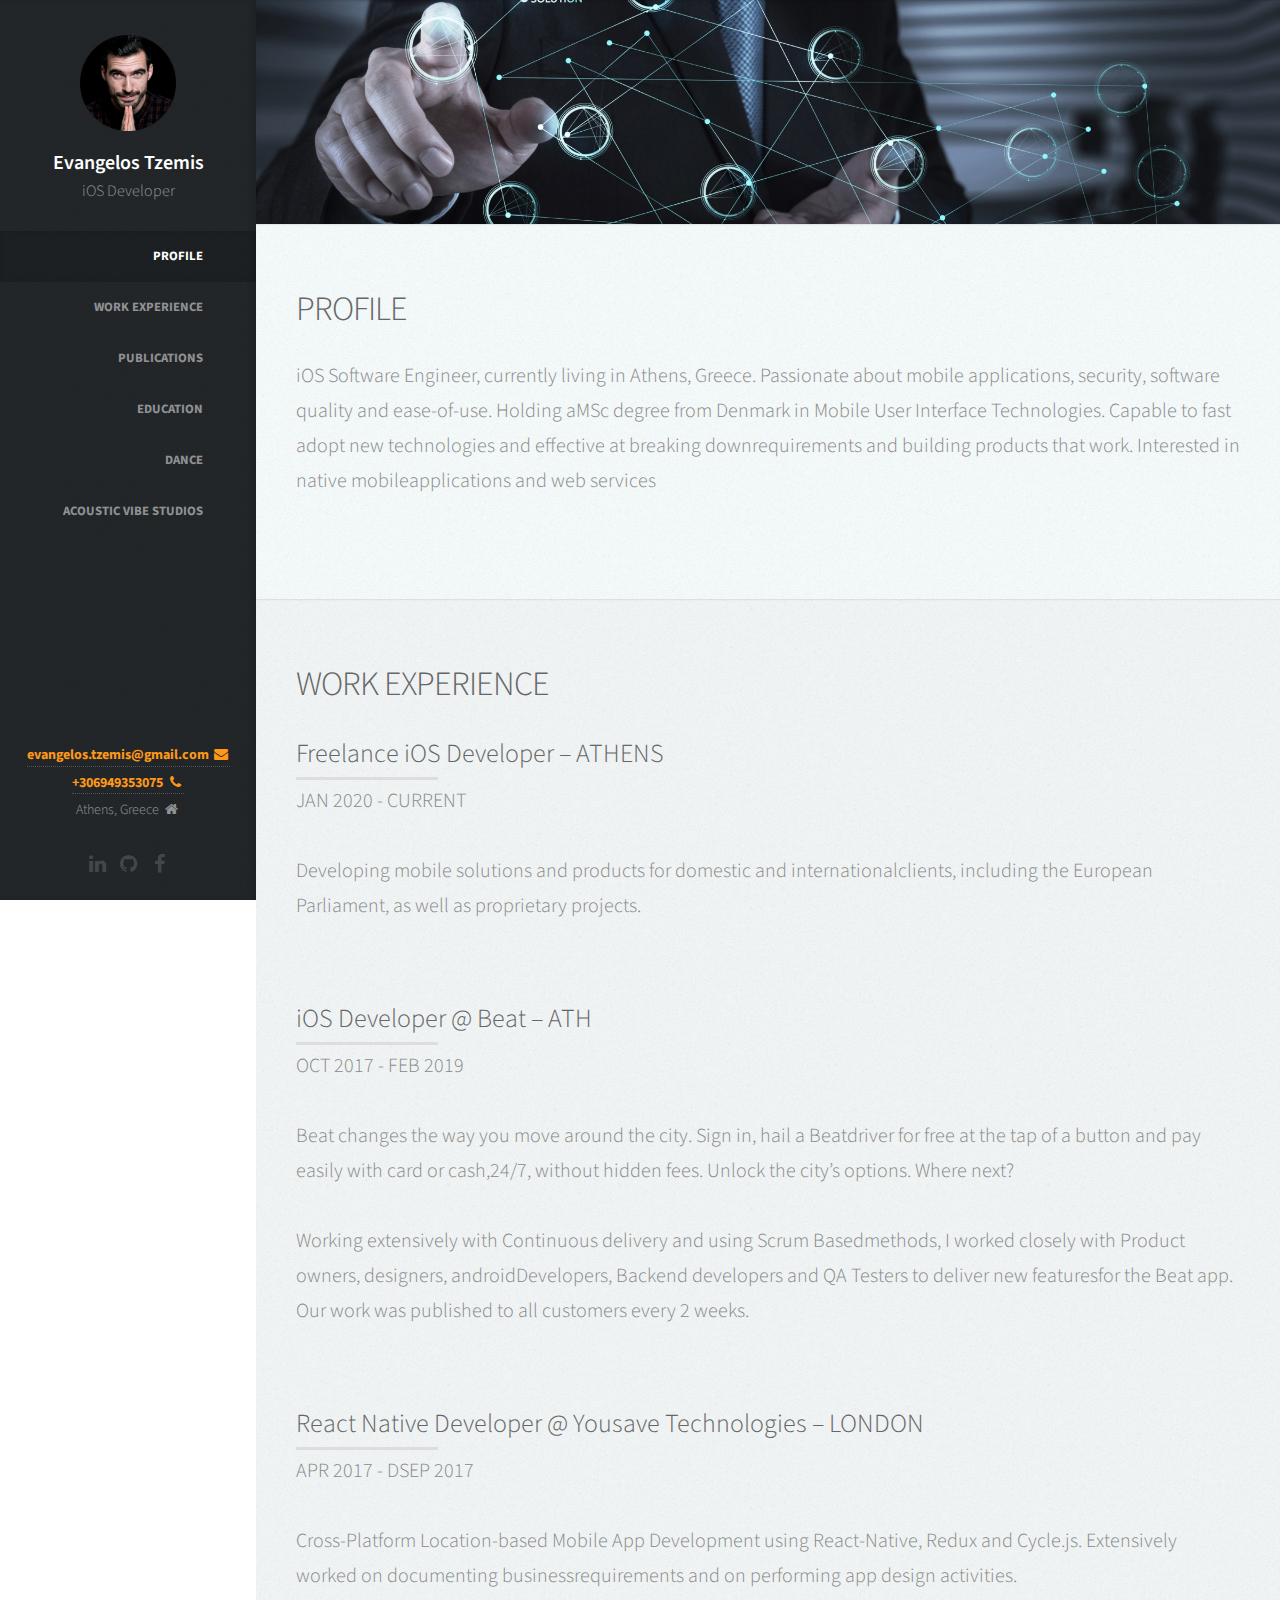
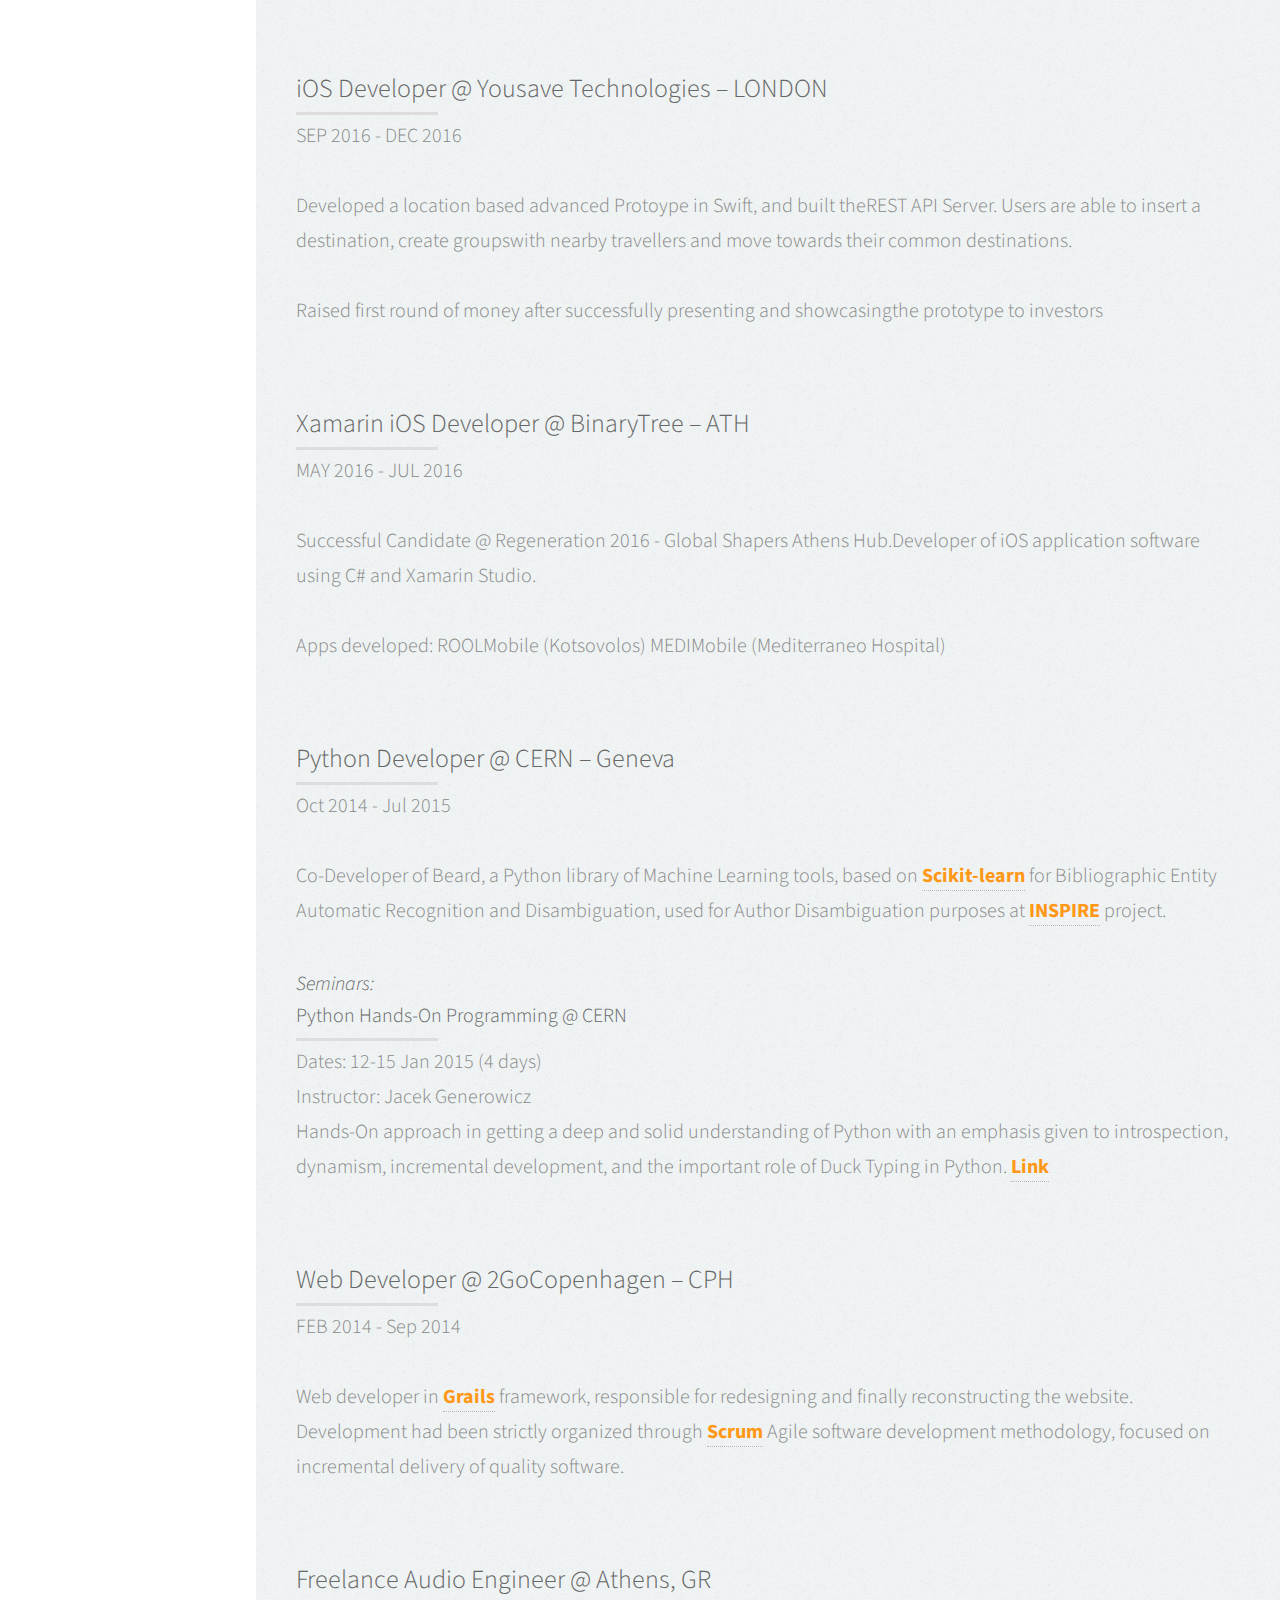
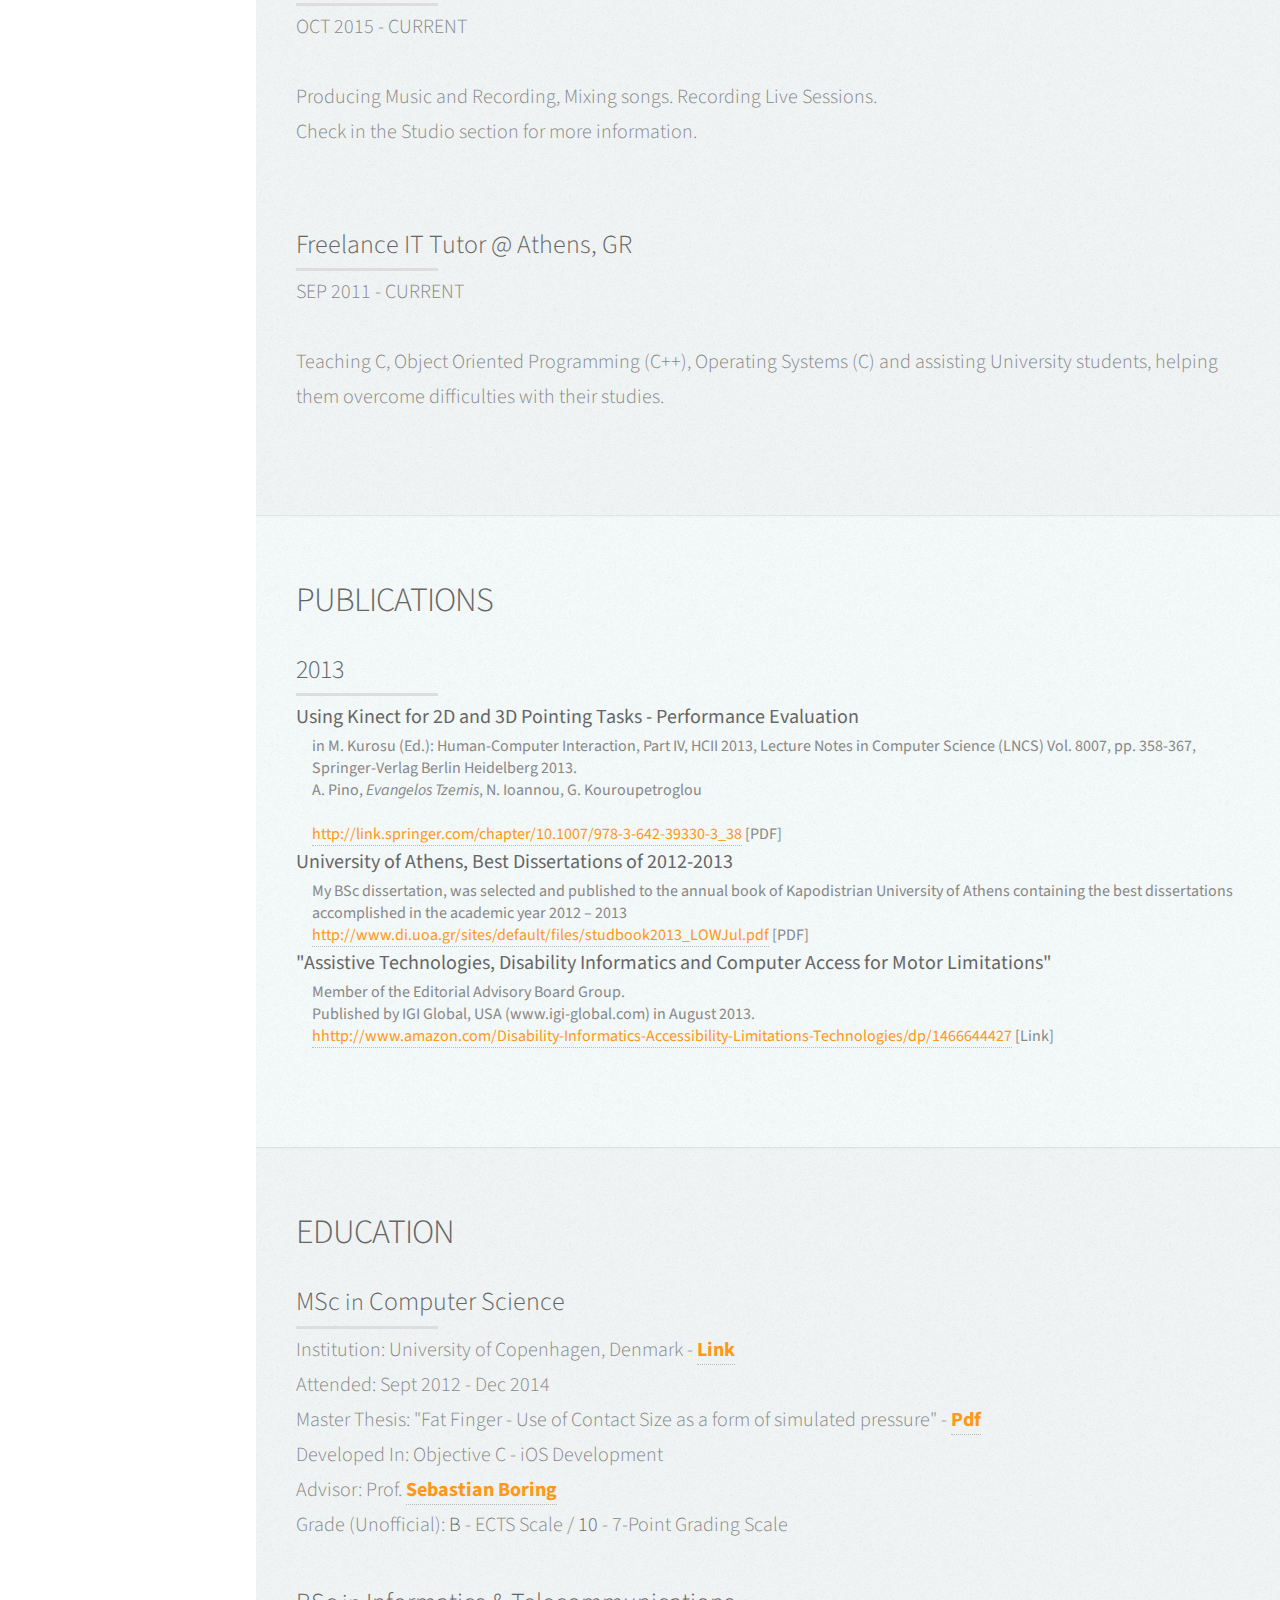
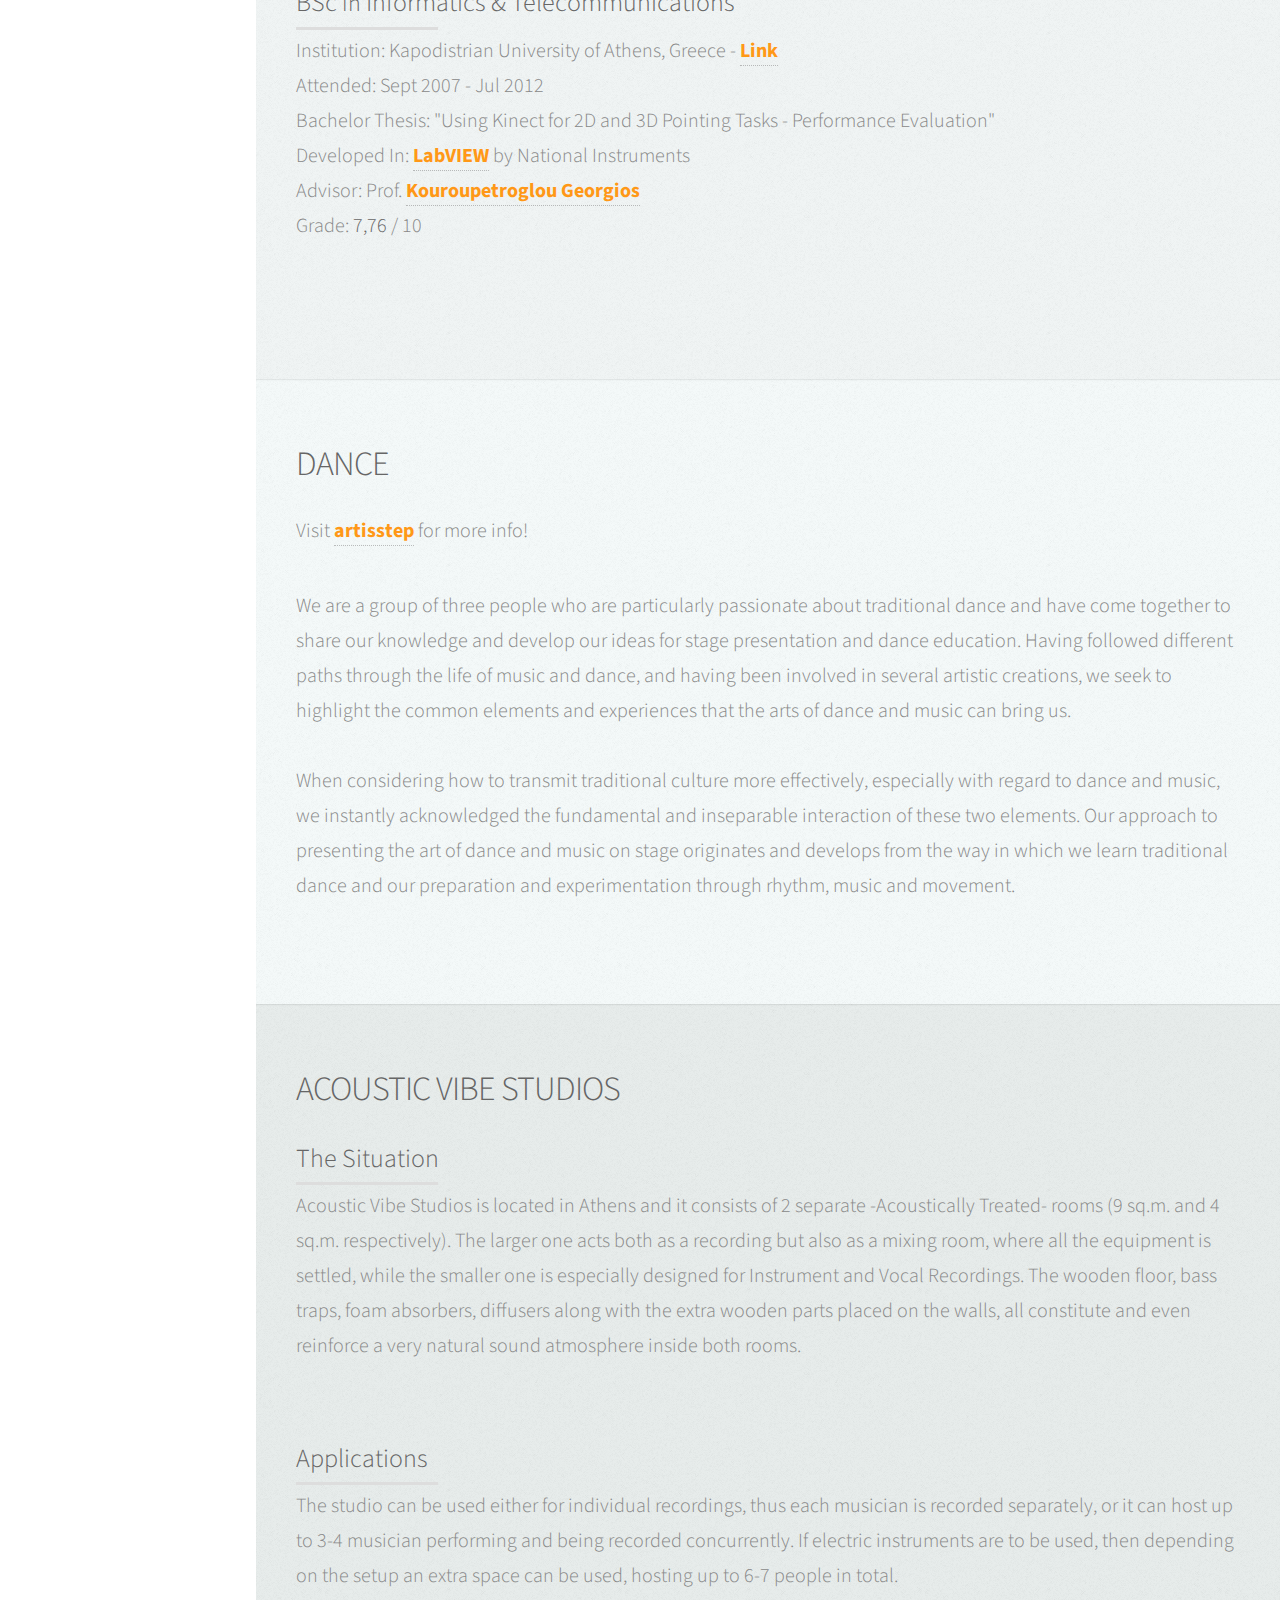
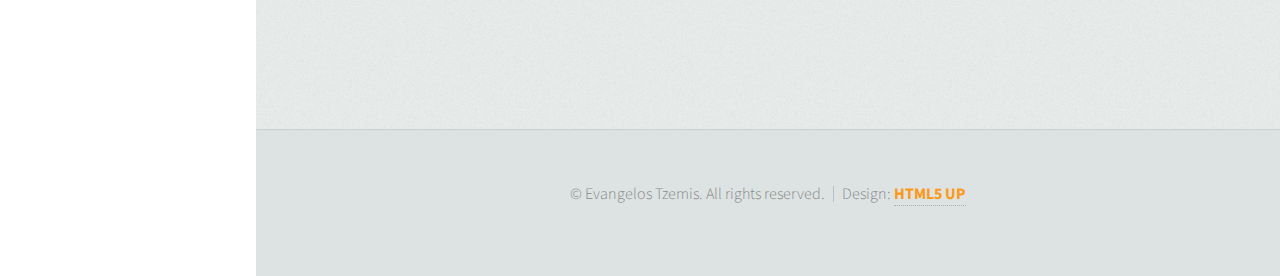
<file: index.html>
<!DOCTYPE HTML>
<!--
	Prologue by HTML5 UP
	html5up.net | @n33co
	Free for personal and commercial use under the CCA 3.0 license (html5up.net/license)
-->
<html>
	<head>
		<title>Evangelos Tzemis</title>
		<meta charset="utf-8" />
		<meta name="viewport" content="width=device-width, initial-scale=1" />
		<!--[if lte IE 8]><script src="assets/js/ie/html5shiv.js"></script><![endif]-->
		<link rel="stylesheet" href="assets/css/main.css" />
		<!--[if lte IE 8]><link rel="stylesheet" href="assets/css/ie8.css" /><![endif]-->
		<!--[if lte IE 9]><link rel="stylesheet" href="assets/css/ie9.css" /><![endif]-->
	</head>
	<body>

		<!-- Header -->
			<div id="header">

				<div class="top">

					<!-- Logo -->
						<div id="logo">
							<span class="image avatar48"><img src="images/avatar.png" alt="" /></span>
							<h1 id="title">Evangelos Tzemis</h1>
							<p>iOS Developer</p>
						</div>

					<!-- Nav -->
						<nav id="nav">
							<ul>
								<li class="entry"><a href="#about" id="about-link" class="skel-layers-ignoreHref"><span>PROFILE</span></a></li>
								<li class="entry"><a href="#workExperience" id="workExperience-link" class="skel-layers-ignoreHref"><span>WORK EXPERIENCE</span></a></li>
								<li class="entry"><a href="#publications" id="publications-link" class="skel-layers-ignoreHref"><span>PUBLICATIONS</span></a></li>
								<li class="entry"><a href="#education" id="education-link" class="skel-layers-ignoreHref"><span>EDUCATION</span></a></li>
								<li class="entry"><a href="#dance" id="dance-link" class="skel-layers-ignoreHref"><span>DANCE</span></a></li>
								<li class="entry"><a href="#studio" id="studio-link" class="skel-layers-ignoreHref"><span>ACOUSTIC VIBE STUDIOS</span></a></li>
							</ul>
						</nav>

				</div>

				<div class="bottom">

					<div class="contact">
						<p>
							<a href="mailto:evangelos.tzemis@gmail.com">evangelos.tzemis@gmail.com <i class="fa fa-fw fa-envelope"></i></a>
							<br />
							<a href="tel:+306949353075">
						    +306949353075 <i class="fa fa-fw fa-phone"></i></a>
						    <br />
							Athens, Greece  <i class="fa fa-fw fa-home"></i>
					 	</p>
					</div>

					<!-- Social Icons -->
						<ul class="icons">
						    <li><a href="https://gr.linkedin.com/in/etzemis" class="icon fa-linkedin"><span class="label">Linkedin</span></a></li>
							<li><a href="https://github.com/etzemis" class="icon fa-github"><span class="label">Github</span></a></li>
							<li><a href="https://www.facebook.com/vaggelis.tzemis" class="icon fa-facebook"><span class="label">Facebook</span></a></li>
						</ul>

				</div>

			</div>

		<!-- Main -->
			<div id="main">

				<!-- About -->
					<section id="about" class="one dark cover">
						<div class="container">

							<header>
							</header>

						</div>
					</section>

					<section class="two">
						<div class="container">

							<header>
								<h2>PROFILE</h2>
							</header>

							<p>
								iOS Software Engineer, currently living in Athens, Greece. Passionate about mobile applications, security, software quality and ease-of-use. Holding aMSc degree from Denmark in Mobile User Interface Technologies.

								Capable to fast adopt new technologies and effective at breaking downrequirements and building products that work. Interested in native mobileapplications and web services
							</p>
							<p>
								
							 </p>

						</div>
					</section>

					<!-- Work Experience -->
					<section id="workExperience" class="five">
						<div class="container">

							<header>
								<h2>WORK EXPERIENCE</h2>
							</header>
							<h3>Freelance iOS Developer – ATHENS</h3>
							<hr>
							<P>JAN 2020 - CURRENT 
							<br>
							<br>
							Developing mobile solutions and products for domestic and internationalclients, including the European Parliament, as well as proprietary projects.
							</P>


							<br>
							<h3>iOS Developer @ Beat – ATH</h3>
							<hr>
							<P>OCT 2017 - FEB 2019 
							<br>
							<br>
							Beat changes the way you move around the city.  Sign in, hail a Beatdriver for free at the tap of a button and pay easily with card or cash,24/7, without hidden fees. Unlock the city’s options. Where next?
							<br><br>
							Working extensively with Continuous delivery and using Scrum Basedmethods, I worked closely with Product owners, designers, androidDevelopers, Backend developers and QA Testers to deliver new featuresfor the Beat app. Our work was published to all customers every 2 weeks.
							</P>


							<br>
							<h3>React Native Developer @ Yousave Technologies – LONDON</h3>
							<hr>
							<P>APR 2017 - DSEP 2017 
							<br>
							<br>
							Cross-Platform Location-based Mobile App Development using React-Native, Redux and Cycle.js. Extensively worked on documenting businessrequirements and on performing app design activities.
							</P>


							<br>
							<h3>iOS Developer @ Yousave Technologies – LONDON</h3>
							<hr>
							<P>SEP 2016 - DEC 2016 
							<br>
							<br>
							Developed a location based advanced Protoype in Swift, and built theREST API Server.  Users are able to insert a destination, create groupswith nearby travellers and move towards their common destinations.
							<br><br> Raised first round of money after successfully presenting and showcasingthe prototype to investors
							</P>

							
							<br>
							<h3>Xamarin iOS Developer @ BinaryTree – ATH</h3>
							<hr>
							<P>MAY 2016 - JUL 2016 
							<br>
							<br>
							Successful Candidate @ Regeneration 2016 - Global Shapers Athens Hub.Developer of iOS application software using C# and Xamarin Studio.
							<br><br> Apps developed: ROOLMobile (Kotsovolos) MEDIMobile (Mediterraneo Hospital)
							</P>



							<br>
							<h3>Python Developer @ CERN – Geneva</h3>
							<hr>
							<P>Oct 2014 - Jul 2015 
							<br>
							<br>
							Co-Developer of Beard, a Python library of Machine Learning tools, based on <a href="http://scikit-learn.org">Scikit-learn</a> for Bibliographic Entity Automatic Recognition and Disambiguation, used for Author Disambiguation purposes at <a href="http://inspirehep.net">INSPIRE</a> project.
							</P>

							<h4><i>Seminars:</i></h4>
							
							<strong>Python Hands-On Programming @ CERN</strong>
							<hr width = "37%" align = "Left">
						    <P>
						    Dates: 12-15 Jan 2015 (4 days)
						    <br>
							Instructor: Jacek Generowicz
							<br>
							Hands-On approach in getting a deep and solid understanding of Python with an emphasis given to introspection, dynamism, incremental development, and the important role of Duck Typing in Python.
							<a href ="http://jacek.web.cern.ch/jacek/courses/python-intro/course.html">Link</a>
							</P>



							
							<br>
							<h3>Web Developer @ 2GoCopenhagen – CPH</h3>
							<hr>
							<P>FEB 2014 - Sep 2014 
							<br>
							<br>
							Web developer in <a href="https://grails.org/index.html">Grails</a> framework, responsible for redesigning and finally reconstructing the website. Development had been strictly organized through <a href="http://scrummethodology.com">Scrum</a> Agile software development methodology, focused on incremental delivery of quality software.
							</P>



							<br>
							<h3>Freelance Audio Engineer @ Athens, GR</h3>
							<hr>
							<P>OCT 2015 - CURRENT 
							<br>
							<br>
							Producing Music and Recording, Mixing songs. Recording Live Sessions.
							<br>
							Check in the Studio section for more information.
							</P>

							<br>
							<h3>Freelance IT Tutor @ Athens, GR</h3>
							<hr>
							<P>SEP 2011 - CURRENT 
							<br>
							<br>
							Teaching C, Object Oriented Programming (C++), Operating Systems (C) and assisting University students, helping them overcome difficulties with their studies.
							</P>
							



							

						</div>
					</section>

				<!-- Publications -->
					<section id="publications" class="four">
						<div class="container">

							<header>
								<h2>PUBLICATIONS</h2>
							</header>

							<h3>2013</h3>
							<hr>

							<ul>
								<li class="entry">
							        <strong>Using Kinect for 2D and 3D Pointing Tasks - Performance Evaluation</strong><br />
									<div class="entry-metadata">
									 	in M. Kurosu (Ed.): Human-Computer Interaction, Part IV, HCII 2013, Lecture Notes in Computer Science (LNCS) Vol. 8007, pp. 358-367, Springer-Verlag Berlin Heidelberg 2013.
									 	<br>
							            A. Pino, <em>Evangelos Tzemis</em>, N. Ioannou, G. Kouroupetroglou<br />
							            <br>
							            <a href="http://link.springer.com/chapter/10.1007/978-3-642-39330-3_38">http://link.springer.com/chapter/10.1007/978-3-642-39330-3_38</a> [PDF]<br />
									</div>
							    </li>

							    <li class="entry">
							        <strong> University of Athens, Best Dissertations of 2012-2013</strong><br />
									<div class="entry-metadata">
									 	My BSc dissertation, was selected and published to the annual book of Kapodistrian University of Athens containing the best dissertations accomplished in the academic year 2012 – 2013
							            <br>
							            <a href="http://www.di.uoa.gr/sites/default/files/studbook2013_LOWJul.pdf">http://www.di.uoa.gr/sites/default/files/studbook2013_LOWJul.pdf</a> [PDF]<br />
									</div>
							    </li>

							    <li class="entry">
							        <strong>"Assistive Technologies, Disability Informatics and Computer Access for Motor Limitations"</strong><br />
									<div class="entry-metadata">
									 	Member of the Editorial Advisory Board Group.
									 	<br> Published by IGI Global, USA (www.igi-global.com) in August 2013.
							            <br>
							            <a href="http://www.amazon.com/Disability-Informatics-Accessibility-Limitations-Technologies/dp/1466644427">hhttp://www.amazon.com/Disability-Informatics-Accessibility-Limitations-Technologies/dp/1466644427</a> [Link]<br />
									</div>
							    </li>
							</ul>
						</div>
					</section>


				<!-- Education -->
					<section id="education" class="three">
						<div class="container">

							<header>
								<h2>EDUCATION</h2>
							</header>


							<h3>MSc <font size="5">in</font> Computer Science</h3>
							<hr>
							<P>Institution: University of Copenhagen, Denmark  - <a href="http://www.diku.dk/english/">Link</a>
							<br>
							Attended: Sept 2012 - Dec 2014 
							<br>
							Master Thesis: "Fat Finger - Use of Contact Size as a form of simulated pressure" - <a href="https://github.com/etzemis/FatFinger_Report_MSc/blob/master/FatFingerReport.pdf">Pdf</a>
							<br>
							Developed In: Objective C - iOS Development 
							<br>
							Advisor: Prof. <a href="http://www.sebastianboring.com"> Sebastian Boring</a>
							<br>
							Grade (Unofficial): <strong>B</strong> - ECTS Scale / <strong>10</strong> - 7-Point Grading Scale</P>



							

							<h3>BSc <font size="5">in</font> Informatics & Telecommunications</h3>
							<hr>
							<P>Institution: Kapodistrian University of Athens, Greece  - <a href="http://www.di.uoa.gr/eng">Link</a>
							<br>
							Attended: Sept 2007 - Jul 2012 
							<br>
							Bachelor Thesis: "Using Kinect for 2D and 3D Pointing Tasks - Performance Evaluation"
							<br>
							Developed In: <a href="http://www.ni.com/labview/">LabVIEW</a> by National Instruments
							<br>
							Advisor: Prof. <a href="http://speech.di.uoa.gr/koupe/koupe.html"> Kouroupetroglou Georgios</a>
							<br>
							Grade: <strong>7,76</strong> / 10</P>

							<br>
						</div>
					</section>
				
				<!-- Dance -->
					<section id="dance" class="six">
						<div class="container">

							<header>
								<h2>DANCE</h2>
							</header>

							<p>Visit <a href="https://www.artisstep.com">artisstep</a> for more info! </p>
							<p>
							We are a group of three people who are particularly passionate about traditional dance and have come together to share our knowledge and develop our ideas for stage presentation and dance education. Having followed different paths through the life of music and dance, and having been involved in several artistic creations, we seek to highlight the common elements and experiences that the arts of dance and music can bring us.
							<br><br>
							When considering how to transmit traditional culture more effectively, especially with regard to dance and music, we instantly acknowledged the fundamental and inseparable interaction of these two elements. Our approach to presenting the art of dance and music on stage originates and develops from the way in which we learn traditional dance and our preparation and experimentation through rhythm, music and movement.
							</p>

						<!-- 	
							<h3>Teaching in Groups</h3>
							<hr width = "50%" align = "Left">
							<ul>
								<li><a href="http://www.chefgeneve.ch/">C.H.E.F. Genève</a> - (Nov 2014 - Jun 2015):  Co-Instructor with Padelis Vervatidis.</li>
								<li><a href="http://crihalma.dk/"> Crihalma </a> Dance Ensemble - (2013-2014)</li> 
							</ul>

							<h3>Teaching in Seminars</h3>
							<hr width = "50%" align = "Left">
							<ol type="1">
								<li><b>Gap, France</b></li>
								<li><b>Copenhagen, Denmark</b> - (6-8 Mar 2015): Seminar Organized by Lillian Apperti, Head of <a href="http://crihalma.dk/"> Crihalma </a> Dance Group</li>
								<li><b>Lyon, France (21 Jan 2015)</b>: Zeibekiko Dance @ Elies Group supervised by Chantal Larmazelle</li>
								<li><b>Gap, France (22/11/2014)</b>: Stage de dances Grecques organised by Anne Baillon @ <a href="http://www.studioalys.com">Studio Alys </a> </li>

							</ol>


							<h3>Trips <font size="5">with</font> El.ke.la.m.</h3>
							<hr width = "50%" align = "Left">
							<br>
							<ul>
								<li>2015:</li>
								<li><b>Genève, Switzerland (Jan)</b>: <a href="http://www.adem-geneve.com/fr/crete-en-fete-edito">Crète en fête</a>, Antigel Festival</li>
								<li><b>Agrigento, Sicely, Italy (Feb)</b>: European Dance Caravan</li>
								<li><b>Budapest, Hungary (June)</b>: <i>1st Chain Bridge Award</i> @ Duna Carneval & European Dance Caravan</li>
								<li><b>Victoria BC, Canada (Aug - Sep)</b>: Greek Fest -  22 Performances</li>
								<li><b>Budapest, Hungary (November)</b>: Invited by Hellinizmos and Jorgos Antonopoulos</li>
								<li><b>Budapest, Hungary (December)</b>: Danced for the Greek Minority</li>
								<br>

								<li>2013:</li>
								<li><b>Victoria BC, Canada (Aug - Sep)</b>: Greek Fest -  22 Performances</li>
								<br>

								<li>2012:</li>
								<li><b>Genève, Switzerland (Sep)</b>: Célébration des 20 Ans de group C.H.E.F. Genève.
								<br>

								<li>2011:</li>
								<li><b>Paris, France</b>: Celebration of Parthenon Group.</li>
								<li><b>Bursa, Turkey (Jul)</b>:2nd Prize @ Golden Karagöz Festival</li>
								<br>

								<li>2010:</li>
								<li><b>Cyprus</b>: Pissouri Festival</li>
								<br>

								<li>2009:</li>
								<li><b>Budapest, Hungary (June)</b>: <i>1st Chain Bridge Award</i> @ Duna Carneval</li>
								<li><b>Cyprus</b>: Pissouri Festival.</li>
								<li><b>Verona, Italy (Sept)</b>.</li>
								<li><b>Izmir, Turkey (Oct).</b></li>

								<br>

								<li>2008:</li>
								<li><b>Budapest, Hungary (June)</b>: Duna Carneval</li>
								<li><b>Bursa, Turkey (Jul)</b>:2nd Prize @ Golden Karagöz Festival</li>
								<li><b>Izmir, Turkey (Oct).</b></li>
								<br>

								<li>2007:</li>
								<li><b>Agrigento, Sicely, Italy (Feb)</b>: European Dance Caravan</li>
								<li><b>Budapest, Hungary (June)</b>: Duna Carneval</li>
								<li><b>Pissouri, Cyprus (Jul).</b></li>
								<li><b>Debrecen-Balatonfured, Hungary (Aug).</b></li>
								<li><b>Pecs, Hungary (Sept).</b></li>
								
								<br>
							</ul>
<!--  -->

						</div>
					</section>
				<!-- Studio -->
					<section id="studio" class="seven">
						<div class="container">

							<header>
								<h2>ACOUSTIC VIBE STUDIOS</h2>
							</header>
							<h3>The Situation</h3>
							<hr width = "50%" align = "Left">

							<p>Acoustic Vibe Studios is located in Athens and it consists of 2 separate -Acoustically Treated- rooms (9 sq.m. and 4 sq.m. respectively). The larger one acts both as a recording but also as a mixing room, where all the equipment is settled, while the smaller one is especially designed for Instrument and Vocal Recordings. The wooden floor, bass traps, foam absorbers, diffusers along with the extra wooden parts placed on the walls, all constitute and even reinforce a very natural sound atmosphere inside both rooms. </p>


							<br>
							<h3>Applications</h3>
							<hr width = "50%" align = "Left">

							<p>The studio can be used either for individual recordings, thus each musician is recorded separately, or it can host up to 3-4 musician performing and being recorded concurrently. If electric instruments are to be used, then depending on the setup an extra space can be used, hosting up to 6-7 people in total.
							</p>
							<br>
<!-- 							<h3>Equipment</h3>
							<hr width = "50%" align = "Left">

							<ul>
							  <li>Custom made  Boutique Quality Pre-amps</li>
							  <li>AKG Large diaphragm Mic's</li>
							  <li>Neumann Small Diaphragm Mic's</li>
							  <li>Sennheiser Condenser Mic</li>
							  <li>Various dynamic Mic's (Shure)</li>
							  <li>Midi Keyboard</li>
							  <li>Cretan and Mainland lute</li>
							  <li>Clarinet</li>
							  <li>Saxophone</li>
							</ul>


							<br>
							<h3>Pricing</h3>
							The studio can be used either for a recording session or only for rehearsal. In any case feel free to contact me for pricing and more information.
							<hr width = "50%" align = "Left"> -->


							<!-- <h3>Scikit-Learn</h3> -->

							<!-- <img style="padding-left:50px;" src="images/Studio.jpg" align="left" height="250" width="320"/> -->
							  <!-- <img src="images/Studio 2.jpg" align="right" height="200" width="150"/> -->

						</div>
					</section>

			</div>

		<!-- Footer -->
			<div id="footer">

				<!-- Copyright -->
					<ul class="copyright">
						<li>&copy; Evangelos Tzemis. All rights reserved.</li><li>Design: <a href="http://html5up.net">HTML5 UP</a>
					</ul>

			</div>

		<!-- Scripts -->
			<script src="assets/js/jquery.min.js"></script>
			<script src="assets/js/jquery.scrolly.min.js"></script>
			<script src="assets/js/jquery.scrollzer.min.js"></script>
			<script src="assets/js/skel.min.js"></script>
			<script src="assets/js/util.js"></script>
			<!--[if lte IE 8]><script src="assets/js/ie/respond.min.js"></script><![endif]-->
			<script src="assets/js/main.js"></script>

			<script>
			  (function(i,s,o,g,r,a,m){i['GoogleAnalyticsObject']=r;i[r]=i[r]||function(){
			  (i[r].q=i[r].q||[]).push(arguments)},i[r].l=1*new Date();a=s.createElement(o),
			  m=s.getElementsByTagName(o)[0];a.async=1;a.src=g;m.parentNode.insertBefore(a,m)
			  })(window,document,'script','//www.google-analytics.com/analytics.js','ga');

			  ga('create', 'UA-31950042-1', 'auto');
			  ga('send', 'pageview');

			</script>

	</body>
</html>
</file>
<file: assets/css/ie8.css>
/*
	Prologue by HTML5 UP
	html5up.net | @n33co
	Free for personal and commercial use under the CCA 3.0 license (html5up.net/license)
*/

/* Section/Article */

	section > .last-child, section.last-child, article > .last-child, article.last-child {
		margin-bottom: 0;
	}

/* Form */

	form input[type="text"],
	form input[type="email"],
	form input[type="password"],
	form select,
	form textarea {
		-ms-behavior: url("assets/js/ie/PIE.htc");
	}

/* Button */

	input[type="button"],
	input[type="submit"],
	input[type="reset"],
	button,
	.button {
		-ms-behavior: url("assets/js/ie/PIE.htc");
	}

/* Header */

	#nav ul li a {
		color: #888;
	}

		#nav ul li a.active {
			background: #1C2022;
		}

	#headerToggle .toggle {
		background-color: #888;
	}

/* Main */

	#main > section.cover {
		background-position: auto;
		-ms-behavior: url("assets/js/ie/backgroundsize.min.htc");
	}
</file>
<file: assets/css/ie9.css>
/*
	Prologue by HTML5 UP
	html5up.net | @n33co
	Free for personal and commercial use under the CCA 3.0 license (html5up.net/license)
*/

/* Button */

	input[type="button"],
	input[type="submit"],
	input[type="reset"],
	button,
	.button {
		background-image: url("images/ie/grad0-15.svg");
	}
</file>
<file: assets/css/main.css>
@import url("font-awesome.min.css");
@import url("https://fonts.googleapis.com/css?family=Source+Sans+Pro:300,300italic,400,600");

/*
	Prologue by HTML5 UP
	html5up.net | @n33co
	Free for personal and commercial use under the CCA 3.0 license (html5up.net/license)
*/

/* Reset */

	html, body, div, span, applet, object, iframe, h1, h2, h3, h4, h5, h6, p, blockquote, pre, a, abbr, acronym, address, big, cite, code, del, dfn, em, img, ins, kbd, q, s, samp, small, strike, strong, sub, sup, tt, var, b, u, i, center, dl, dt, dd, ol, ul, li, fieldset, form, label, legend, table, caption, tbody, tfoot, thead, tr, th, td, article, aside, canvas, details, embed, figure, figcaption, footer, header, hgroup, menu, nav, output, ruby, section, summary, time, mark, audio, video {
		margin: 0;
		padding: 0;
		border: 0;
		font-size: 100%;
		font: inherit;
		vertical-align: baseline;
	}

	article, aside, details, figcaption, figure, footer, header, hgroup, menu, nav, section {
		display: block;
	}

	body {
		line-height: 1;
	}

	ol, ul {
		list-style: none;
	}

	blockquote, q {
		quotes: none;
	}

	blockquote:before, blockquote:after, q:before, q:after {
		content: '';
		content: none;
	}

	table {
		border-collapse: collapse;
		border-spacing: 0;
	}

	body {
		-webkit-text-size-adjust: none;
	}

/* Box Model */

	*, *:before, *:after {
		-moz-box-sizing: border-box;
		-webkit-box-sizing: border-box;
		box-sizing: border-box;
	}

/* Containers */

	.container {
		margin-left: auto;
		margin-right: auto;
	}

	.container.\31 25\25 {
		width: 100%;
		max-width: 1750px;
		min-width: 1400px;
	}

	.container.\37 5\25 {
		width: 1050px;
	}

	.container.\35 0\25 {
		width: 700px;
	}

	.container.\32 5\25 {
		width: 350px;
	}

	.container {
		width: 1400px;
	}

	@media screen and (min-width: 961px) and (max-width: 1880px) {

		.container.\31 25\25 {
			width: 100%;
			max-width: 1500px;
			min-width: 1200px;
		}

		.container.\37 5\25 {
			width: 900px;
		}

		.container.\35 0\25 {
			width: 600px;
		}

		.container.\32 5\25 {
			width: 300px;
		}

		.container {
			width: 1200px;
		}

	}

	@media screen and (min-width: 961px) and (max-width: 1620px) {

		.container.\31 25\25 {
			width: 100%;
			max-width: 1200px;
			min-width: 960px;
		}

		.container.\37 5\25 {
			width: 720px;
		}

		.container.\35 0\25 {
			width: 480px;
		}

		.container.\32 5\25 {
			width: 240px;
		}

		.container {
			width: 960px;
		}

	}

	@media screen and (min-width: 961px) and (max-width: 1320px) {

		.container.\31 25\25 {
			width: 100%;
			max-width: 125%;
			min-width: 100%;
		}

		.container.\37 5\25 {
			width: 75%;
		}

		.container.\35 0\25 {
			width: 50%;
		}

		.container.\32 5\25 {
			width: 25%;
		}

		.container {
			width: 100%;
		}

	}

	@media screen and (max-width: 960px) {

		.container.\31 25\25 {
			width: 100%;
			max-width: 125%;
			min-width: 100%;
		}

		.container.\37 5\25 {
			width: 75%;
		}

		.container.\35 0\25 {
			width: 50%;
		}

		.container.\32 5\25 {
			width: 25%;
		}

		.container {
			width: 100%;
		}

	}

	@media screen and (max-width: 736px) {

		.container.\31 25\25 {
			width: 100%;
			max-width: 125%;
			min-width: 100%;
		}

		.container.\37 5\25 {
			width: 75%;
		}

		.container.\35 0\25 {
			width: 50%;
		}

		.container.\32 5\25 {
			width: 25%;
		}

		.container {
			width: 100% !important;
		}

	}

/* Grid */

	.row {
		border-bottom: solid 1px transparent;
		-moz-box-sizing: border-box;
		-webkit-box-sizing: border-box;
		box-sizing: border-box;
	}

	.row > * {
		float: left;
		-moz-box-sizing: border-box;
		-webkit-box-sizing: border-box;
		box-sizing: border-box;
	}

	.row:after, .row:before {
		content: '';
		display: block;
		clear: both;
		height: 0;
	}

	.row.uniform > * > :first-child {
		margin-top: 0;
	}

	.row.uniform > * > :last-child {
		margin-bottom: 0;
	}

	.row.\30 \25 > * {
		padding: 0px 0 0 0px;
	}

	.row.\30 \25 {
		margin: 0px 0 -1px 0px;
	}

	.row.uniform.\30 \25 > * {
		padding: 0px 0 0 0px;
	}

	.row.uniform.\30 \25 {
		margin: 0px 0 -1px 0px;
	}

	.row > * {
		padding: 40px 0 0 40px;
	}

	.row {
		margin: -40px 0 -1px -40px;
	}

	.row.uniform > * {
		padding: 40px 0 0 40px;
	}

	.row.uniform {
		margin: -40px 0 -1px -40px;
	}

	.row.\32 00\25 > * {
		padding: 80px 0 0 80px;
	}

	.row.\32 00\25 {
		margin: -80px 0 -1px -80px;
	}

	.row.uniform.\32 00\25 > * {
		padding: 80px 0 0 80px;
	}

	.row.uniform.\32 00\25 {
		margin: -80px 0 -1px -80px;
	}

	.row.\31 50\25 > * {
		padding: 60px 0 0 60px;
	}

	.row.\31 50\25 {
		margin: -60px 0 -1px -60px;
	}

	.row.uniform.\31 50\25 > * {
		padding: 60px 0 0 60px;
	}

	.row.uniform.\31 50\25 {
		margin: -60px 0 -1px -60px;
	}

	.row.\35 0\25 > * {
		padding: 20px 0 0 20px;
	}

	.row.\35 0\25 {
		margin: -20px 0 -1px -20px;
	}

	.row.uniform.\35 0\25 > * {
		padding: 20px 0 0 20px;
	}

	.row.uniform.\35 0\25 {
		margin: -20px 0 -1px -20px;
	}

	.row.\32 5\25 > * {
		padding: 10px 0 0 10px;
	}

	.row.\32 5\25 {
		margin: -10px 0 -1px -10px;
	}

	.row.uniform.\32 5\25 > * {
		padding: 10px 0 0 10px;
	}

	.row.uniform.\32 5\25 {
		margin: -10px 0 -1px -10px;
	}

	.\31 2u, .\31 2u\24 {
		width: 100%;
		clear: none;
		margin-left: 0;
	}

	.\31 1u, .\31 1u\24 {
		width: 91.6666666667%;
		clear: none;
		margin-left: 0;
	}

	.\31 0u, .\31 0u\24 {
		width: 83.3333333333%;
		clear: none;
		margin-left: 0;
	}

	.\39 u, .\39 u\24 {
		width: 75%;
		clear: none;
		margin-left: 0;
	}

	.\38 u, .\38 u\24 {
		width: 66.6666666667%;
		clear: none;
		margin-left: 0;
	}

	.\37 u, .\37 u\24 {
		width: 58.3333333333%;
		clear: none;
		margin-left: 0;
	}

	.\36 u, .\36 u\24 {
		width: 50%;
		clear: none;
		margin-left: 0;
	}

	.\35 u, .\35 u\24 {
		width: 41.6666666667%;
		clear: none;
		margin-left: 0;
	}

	.\34 u, .\34 u\24 {
		width: 33.3333333333%;
		clear: none;
		margin-left: 0;
	}

	.\33 u, .\33 u\24 {
		width: 25%;
		clear: none;
		margin-left: 0;
	}

	.\32 u, .\32 u\24 {
		width: 16.6666666667%;
		clear: none;
		margin-left: 0;
	}

	.\31 u, .\31 u\24 {
		width: 8.3333333333%;
		clear: none;
		margin-left: 0;
	}

	.\31 2u\24 + *,
	.\31 1u\24 + *,
	.\31 0u\24 + *,
	.\39 u\24 + *,
	.\38 u\24 + *,
	.\37 u\24 + *,
	.\36 u\24 + *,
	.\35 u\24 + *,
	.\34 u\24 + *,
	.\33 u\24 + *,
	.\32 u\24 + *,
	.\31 u\24 + * {
		clear: left;
	}

	.\-11u {
		margin-left: 91.66667%;
	}

	.\-10u {
		margin-left: 83.33333%;
	}

	.\-9u {
		margin-left: 75%;
	}

	.\-8u {
		margin-left: 66.66667%;
	}

	.\-7u {
		margin-left: 58.33333%;
	}

	.\-6u {
		margin-left: 50%;
	}

	.\-5u {
		margin-left: 41.66667%;
	}

	.\-4u {
		margin-left: 33.33333%;
	}

	.\-3u {
		margin-left: 25%;
	}

	.\-2u {
		margin-left: 16.66667%;
	}

	.\-1u {
		margin-left: 8.33333%;
	}

	@media screen and (min-width: 961px) and (max-width: 1880px) {

		.row > * {
			padding: 40px 0 0 40px;
		}

		.row {
			margin: -40px 0 -1px -40px;
		}

		.row.uniform > * {
			padding: 40px 0 0 40px;
		}

		.row.uniform {
			margin: -40px 0 -1px -40px;
		}

		.row.\32 00\25 > * {
			padding: 80px 0 0 80px;
		}

		.row.\32 00\25 {
			margin: -80px 0 -1px -80px;
		}

		.row.uniform.\32 00\25 > * {
			padding: 80px 0 0 80px;
		}

		.row.uniform.\32 00\25 {
			margin: -80px 0 -1px -80px;
		}

		.row.\31 50\25 > * {
			padding: 60px 0 0 60px;
		}

		.row.\31 50\25 {
			margin: -60px 0 -1px -60px;
		}

		.row.uniform.\31 50\25 > * {
			padding: 60px 0 0 60px;
		}

		.row.uniform.\31 50\25 {
			margin: -60px 0 -1px -60px;
		}

		.row.\35 0\25 > * {
			padding: 20px 0 0 20px;
		}

		.row.\35 0\25 {
			margin: -20px 0 -1px -20px;
		}

		.row.uniform.\35 0\25 > * {
			padding: 20px 0 0 20px;
		}

		.row.uniform.\35 0\25 {
			margin: -20px 0 -1px -20px;
		}

		.row.\32 5\25 > * {
			padding: 10px 0 0 10px;
		}

		.row.\32 5\25 {
			margin: -10px 0 -1px -10px;
		}

		.row.uniform.\32 5\25 > * {
			padding: 10px 0 0 10px;
		}

		.row.uniform.\32 5\25 {
			margin: -10px 0 -1px -10px;
		}

		.\31 2u\28wide\29, .\31 2u\24\28wide\29 {
			width: 100%;
			clear: none;
			margin-left: 0;
		}

		.\31 1u\28wide\29, .\31 1u\24\28wide\29 {
			width: 91.6666666667%;
			clear: none;
			margin-left: 0;
		}

		.\31 0u\28wide\29, .\31 0u\24\28wide\29 {
			width: 83.3333333333%;
			clear: none;
			margin-left: 0;
		}

		.\39 u\28wide\29, .\39 u\24\28wide\29 {
			width: 75%;
			clear: none;
			margin-left: 0;
		}

		.\38 u\28wide\29, .\38 u\24\28wide\29 {
			width: 66.6666666667%;
			clear: none;
			margin-left: 0;
		}

		.\37 u\28wide\29, .\37 u\24\28wide\29 {
			width: 58.3333333333%;
			clear: none;
			margin-left: 0;
		}

		.\36 u\28wide\29, .\36 u\24\28wide\29 {
			width: 50%;
			clear: none;
			margin-left: 0;
		}

		.\35 u\28wide\29, .\35 u\24\28wide\29 {
			width: 41.6666666667%;
			clear: none;
			margin-left: 0;
		}

		.\34 u\28wide\29, .\34 u\24\28wide\29 {
			width: 33.3333333333%;
			clear: none;
			margin-left: 0;
		}

		.\33 u\28wide\29, .\33 u\24\28wide\29 {
			width: 25%;
			clear: none;
			margin-left: 0;
		}

		.\32 u\28wide\29, .\32 u\24\28wide\29 {
			width: 16.6666666667%;
			clear: none;
			margin-left: 0;
		}

		.\31 u\28wide\29, .\31 u\24\28wide\29 {
			width: 8.3333333333%;
			clear: none;
			margin-left: 0;
		}

		.\31 2u\24\28wide\29 + *,
		.\31 1u\24\28wide\29 + *,
		.\31 0u\24\28wide\29 + *,
		.\39 u\24\28wide\29 + *,
		.\38 u\24\28wide\29 + *,
		.\37 u\24\28wide\29 + *,
		.\36 u\24\28wide\29 + *,
		.\35 u\24\28wide\29 + *,
		.\34 u\24\28wide\29 + *,
		.\33 u\24\28wide\29 + *,
		.\32 u\24\28wide\29 + *,
		.\31 u\24\28wide\29 + * {
			clear: left;
		}

		.\-11u\28wide\29 {
			margin-left: 91.66667%;
		}

		.\-10u\28wide\29 {
			margin-left: 83.33333%;
		}

		.\-9u\28wide\29 {
			margin-left: 75%;
		}

		.\-8u\28wide\29 {
			margin-left: 66.66667%;
		}

		.\-7u\28wide\29 {
			margin-left: 58.33333%;
		}

		.\-6u\28wide\29 {
			margin-left: 50%;
		}

		.\-5u\28wide\29 {
			margin-left: 41.66667%;
		}

		.\-4u\28wide\29 {
			margin-left: 33.33333%;
		}

		.\-3u\28wide\29 {
			margin-left: 25%;
		}

		.\-2u\28wide\29 {
			margin-left: 16.66667%;
		}

		.\-1u\28wide\29 {
			margin-left: 8.33333%;
		}

	}

	@media screen and (min-width: 961px) and (max-width: 1620px) {

		.row > * {
			padding: 40px 0 0 40px;
		}

		.row {
			margin: -40px 0 -1px -40px;
		}

		.row.uniform > * {
			padding: 40px 0 0 40px;
		}

		.row.uniform {
			margin: -40px 0 -1px -40px;
		}

		.row.\32 00\25 > * {
			padding: 80px 0 0 80px;
		}

		.row.\32 00\25 {
			margin: -80px 0 -1px -80px;
		}

		.row.uniform.\32 00\25 > * {
			padding: 80px 0 0 80px;
		}

		.row.uniform.\32 00\25 {
			margin: -80px 0 -1px -80px;
		}

		.row.\31 50\25 > * {
			padding: 60px 0 0 60px;
		}

		.row.\31 50\25 {
			margin: -60px 0 -1px -60px;
		}

		.row.uniform.\31 50\25 > * {
			padding: 60px 0 0 60px;
		}

		.row.uniform.\31 50\25 {
			margin: -60px 0 -1px -60px;
		}

		.row.\35 0\25 > * {
			padding: 20px 0 0 20px;
		}

		.row.\35 0\25 {
			margin: -20px 0 -1px -20px;
		}

		.row.uniform.\35 0\25 > * {
			padding: 20px 0 0 20px;
		}

		.row.uniform.\35 0\25 {
			margin: -20px 0 -1px -20px;
		}

		.row.\32 5\25 > * {
			padding: 10px 0 0 10px;
		}

		.row.\32 5\25 {
			margin: -10px 0 -1px -10px;
		}

		.row.uniform.\32 5\25 > * {
			padding: 10px 0 0 10px;
		}

		.row.uniform.\32 5\25 {
			margin: -10px 0 -1px -10px;
		}

		.\31 2u\28normal\29, .\31 2u\24\28normal\29 {
			width: 100%;
			clear: none;
			margin-left: 0;
		}

		.\31 1u\28normal\29, .\31 1u\24\28normal\29 {
			width: 91.6666666667%;
			clear: none;
			margin-left: 0;
		}

		.\31 0u\28normal\29, .\31 0u\24\28normal\29 {
			width: 83.3333333333%;
			clear: none;
			margin-left: 0;
		}

		.\39 u\28normal\29, .\39 u\24\28normal\29 {
			width: 75%;
			clear: none;
			margin-left: 0;
		}

		.\38 u\28normal\29, .\38 u\24\28normal\29 {
			width: 66.6666666667%;
			clear: none;
			margin-left: 0;
		}

		.\37 u\28normal\29, .\37 u\24\28normal\29 {
			width: 58.3333333333%;
			clear: none;
			margin-left: 0;
		}

		.\36 u\28normal\29, .\36 u\24\28normal\29 {
			width: 50%;
			clear: none;
			margin-left: 0;
		}

		.\35 u\28normal\29, .\35 u\24\28normal\29 {
			width: 41.6666666667%;
			clear: none;
			margin-left: 0;
		}

		.\34 u\28normal\29, .\34 u\24\28normal\29 {
			width: 33.3333333333%;
			clear: none;
			margin-left: 0;
		}

		.\33 u\28normal\29, .\33 u\24\28normal\29 {
			width: 25%;
			clear: none;
			margin-left: 0;
		}

		.\32 u\28normal\29, .\32 u\24\28normal\29 {
			width: 16.6666666667%;
			clear: none;
			margin-left: 0;
		}

		.\31 u\28normal\29, .\31 u\24\28normal\29 {
			width: 8.3333333333%;
			clear: none;
			margin-left: 0;
		}

		.\31 2u\24\28normal\29 + *,
		.\31 1u\24\28normal\29 + *,
		.\31 0u\24\28normal\29 + *,
		.\39 u\24\28normal\29 + *,
		.\38 u\24\28normal\29 + *,
		.\37 u\24\28normal\29 + *,
		.\36 u\24\28normal\29 + *,
		.\35 u\24\28normal\29 + *,
		.\34 u\24\28normal\29 + *,
		.\33 u\24\28normal\29 + *,
		.\32 u\24\28normal\29 + *,
		.\31 u\24\28normal\29 + * {
			clear: left;
		}

		.\-11u\28normal\29 {
			margin-left: 91.66667%;
		}

		.\-10u\28normal\29 {
			margin-left: 83.33333%;
		}

		.\-9u\28normal\29 {
			margin-left: 75%;
		}

		.\-8u\28normal\29 {
			margin-left: 66.66667%;
		}

		.\-7u\28normal\29 {
			margin-left: 58.33333%;
		}

		.\-6u\28normal\29 {
			margin-left: 50%;
		}

		.\-5u\28normal\29 {
			margin-left: 41.66667%;
		}

		.\-4u\28normal\29 {
			margin-left: 33.33333%;
		}

		.\-3u\28normal\29 {
			margin-left: 25%;
		}

		.\-2u\28normal\29 {
			margin-left: 16.66667%;
		}

		.\-1u\28normal\29 {
			margin-left: 8.33333%;
		}

	}

	@media screen and (min-width: 961px) and (max-width: 1320px) {

		.row > * {
			padding: 20px 0 0 20px;
		}

		.row {
			margin: -20px 0 -1px -20px;
		}

		.row.uniform > * {
			padding: 20px 0 0 20px;
		}

		.row.uniform {
			margin: -20px 0 -1px -20px;
		}

		.row.\32 00\25 > * {
			padding: 40px 0 0 40px;
		}

		.row.\32 00\25 {
			margin: -40px 0 -1px -40px;
		}

		.row.uniform.\32 00\25 > * {
			padding: 40px 0 0 40px;
		}

		.row.uniform.\32 00\25 {
			margin: -40px 0 -1px -40px;
		}

		.row.\31 50\25 > * {
			padding: 30px 0 0 30px;
		}

		.row.\31 50\25 {
			margin: -30px 0 -1px -30px;
		}

		.row.uniform.\31 50\25 > * {
			padding: 30px 0 0 30px;
		}

		.row.uniform.\31 50\25 {
			margin: -30px 0 -1px -30px;
		}

		.row.\35 0\25 > * {
			padding: 10px 0 0 10px;
		}

		.row.\35 0\25 {
			margin: -10px 0 -1px -10px;
		}

		.row.uniform.\35 0\25 > * {
			padding: 10px 0 0 10px;
		}

		.row.uniform.\35 0\25 {
			margin: -10px 0 -1px -10px;
		}

		.row.\32 5\25 > * {
			padding: 5px 0 0 5px;
		}

		.row.\32 5\25 {
			margin: -5px 0 -1px -5px;
		}

		.row.uniform.\32 5\25 > * {
			padding: 5px 0 0 5px;
		}

		.row.uniform.\32 5\25 {
			margin: -5px 0 -1px -5px;
		}

		.\31 2u\28narrow\29, .\31 2u\24\28narrow\29 {
			width: 100%;
			clear: none;
			margin-left: 0;
		}

		.\31 1u\28narrow\29, .\31 1u\24\28narrow\29 {
			width: 91.6666666667%;
			clear: none;
			margin-left: 0;
		}

		.\31 0u\28narrow\29, .\31 0u\24\28narrow\29 {
			width: 83.3333333333%;
			clear: none;
			margin-left: 0;
		}

		.\39 u\28narrow\29, .\39 u\24\28narrow\29 {
			width: 75%;
			clear: none;
			margin-left: 0;
		}

		.\38 u\28narrow\29, .\38 u\24\28narrow\29 {
			width: 66.6666666667%;
			clear: none;
			margin-left: 0;
		}

		.\37 u\28narrow\29, .\37 u\24\28narrow\29 {
			width: 58.3333333333%;
			clear: none;
			margin-left: 0;
		}

		.\36 u\28narrow\29, .\36 u\24\28narrow\29 {
			width: 50%;
			clear: none;
			margin-left: 0;
		}

		.\35 u\28narrow\29, .\35 u\24\28narrow\29 {
			width: 41.6666666667%;
			clear: none;
			margin-left: 0;
		}

		.\34 u\28narrow\29, .\34 u\24\28narrow\29 {
			width: 33.3333333333%;
			clear: none;
			margin-left: 0;
		}

		.\33 u\28narrow\29, .\33 u\24\28narrow\29 {
			width: 25%;
			clear: none;
			margin-left: 0;
		}

		.\32 u\28narrow\29, .\32 u\24\28narrow\29 {
			width: 16.6666666667%;
			clear: none;
			margin-left: 0;
		}

		.\31 u\28narrow\29, .\31 u\24\28narrow\29 {
			width: 8.3333333333%;
			clear: none;
			margin-left: 0;
		}

		.\31 2u\24\28narrow\29 + *,
		.\31 1u\24\28narrow\29 + *,
		.\31 0u\24\28narrow\29 + *,
		.\39 u\24\28narrow\29 + *,
		.\38 u\24\28narrow\29 + *,
		.\37 u\24\28narrow\29 + *,
		.\36 u\24\28narrow\29 + *,
		.\35 u\24\28narrow\29 + *,
		.\34 u\24\28narrow\29 + *,
		.\33 u\24\28narrow\29 + *,
		.\32 u\24\28narrow\29 + *,
		.\31 u\24\28narrow\29 + * {
			clear: left;
		}

		.\-11u\28narrow\29 {
			margin-left: 91.66667%;
		}

		.\-10u\28narrow\29 {
			margin-left: 83.33333%;
		}

		.\-9u\28narrow\29 {
			margin-left: 75%;
		}

		.\-8u\28narrow\29 {
			margin-left: 66.66667%;
		}

		.\-7u\28narrow\29 {
			margin-left: 58.33333%;
		}

		.\-6u\28narrow\29 {
			margin-left: 50%;
		}

		.\-5u\28narrow\29 {
			margin-left: 41.66667%;
		}

		.\-4u\28narrow\29 {
			margin-left: 33.33333%;
		}

		.\-3u\28narrow\29 {
			margin-left: 25%;
		}

		.\-2u\28narrow\29 {
			margin-left: 16.66667%;
		}

		.\-1u\28narrow\29 {
			margin-left: 8.33333%;
		}

	}

	@media screen and (max-width: 960px) {

		.row > * {
			padding: 20px 0 0 20px;
		}

		.row {
			margin: -20px 0 -1px -20px;
		}

		.row.uniform > * {
			padding: 20px 0 0 20px;
		}

		.row.uniform {
			margin: -20px 0 -1px -20px;
		}

		.row.\32 00\25 > * {
			padding: 40px 0 0 40px;
		}

		.row.\32 00\25 {
			margin: -40px 0 -1px -40px;
		}

		.row.uniform.\32 00\25 > * {
			padding: 40px 0 0 40px;
		}

		.row.uniform.\32 00\25 {
			margin: -40px 0 -1px -40px;
		}

		.row.\31 50\25 > * {
			padding: 30px 0 0 30px;
		}

		.row.\31 50\25 {
			margin: -30px 0 -1px -30px;
		}

		.row.uniform.\31 50\25 > * {
			padding: 30px 0 0 30px;
		}

		.row.uniform.\31 50\25 {
			margin: -30px 0 -1px -30px;
		}

		.row.\35 0\25 > * {
			padding: 10px 0 0 10px;
		}

		.row.\35 0\25 {
			margin: -10px 0 -1px -10px;
		}

		.row.uniform.\35 0\25 > * {
			padding: 10px 0 0 10px;
		}

		.row.uniform.\35 0\25 {
			margin: -10px 0 -1px -10px;
		}

		.row.\32 5\25 > * {
			padding: 5px 0 0 5px;
		}

		.row.\32 5\25 {
			margin: -5px 0 -1px -5px;
		}

		.row.uniform.\32 5\25 > * {
			padding: 5px 0 0 5px;
		}

		.row.uniform.\32 5\25 {
			margin: -5px 0 -1px -5px;
		}

		.\31 2u\28narrower\29, .\31 2u\24\28narrower\29 {
			width: 100%;
			clear: none;
			margin-left: 0;
		}

		.\31 1u\28narrower\29, .\31 1u\24\28narrower\29 {
			width: 91.6666666667%;
			clear: none;
			margin-left: 0;
		}

		.\31 0u\28narrower\29, .\31 0u\24\28narrower\29 {
			width: 83.3333333333%;
			clear: none;
			margin-left: 0;
		}

		.\39 u\28narrower\29, .\39 u\24\28narrower\29 {
			width: 75%;
			clear: none;
			margin-left: 0;
		}

		.\38 u\28narrower\29, .\38 u\24\28narrower\29 {
			width: 66.6666666667%;
			clear: none;
			margin-left: 0;
		}

		.\37 u\28narrower\29, .\37 u\24\28narrower\29 {
			width: 58.3333333333%;
			clear: none;
			margin-left: 0;
		}

		.\36 u\28narrower\29, .\36 u\24\28narrower\29 {
			width: 50%;
			clear: none;
			margin-left: 0;
		}

		.\35 u\28narrower\29, .\35 u\24\28narrower\29 {
			width: 41.6666666667%;
			clear: none;
			margin-left: 0;
		}

		.\34 u\28narrower\29, .\34 u\24\28narrower\29 {
			width: 33.3333333333%;
			clear: none;
			margin-left: 0;
		}

		.\33 u\28narrower\29, .\33 u\24\28narrower\29 {
			width: 25%;
			clear: none;
			margin-left: 0;
		}

		.\32 u\28narrower\29, .\32 u\24\28narrower\29 {
			width: 16.6666666667%;
			clear: none;
			margin-left: 0;
		}

		.\31 u\28narrower\29, .\31 u\24\28narrower\29 {
			width: 8.3333333333%;
			clear: none;
			margin-left: 0;
		}

		.\31 2u\24\28narrower\29 + *,
		.\31 1u\24\28narrower\29 + *,
		.\31 0u\24\28narrower\29 + *,
		.\39 u\24\28narrower\29 + *,
		.\38 u\24\28narrower\29 + *,
		.\37 u\24\28narrower\29 + *,
		.\36 u\24\28narrower\29 + *,
		.\35 u\24\28narrower\29 + *,
		.\34 u\24\28narrower\29 + *,
		.\33 u\24\28narrower\29 + *,
		.\32 u\24\28narrower\29 + *,
		.\31 u\24\28narrower\29 + * {
			clear: left;
		}

		.\-11u\28narrower\29 {
			margin-left: 91.66667%;
		}

		.\-10u\28narrower\29 {
			margin-left: 83.33333%;
		}

		.\-9u\28narrower\29 {
			margin-left: 75%;
		}

		.\-8u\28narrower\29 {
			margin-left: 66.66667%;
		}

		.\-7u\28narrower\29 {
			margin-left: 58.33333%;
		}

		.\-6u\28narrower\29 {
			margin-left: 50%;
		}

		.\-5u\28narrower\29 {
			margin-left: 41.66667%;
		}

		.\-4u\28narrower\29 {
			margin-left: 33.33333%;
		}

		.\-3u\28narrower\29 {
			margin-left: 25%;
		}

		.\-2u\28narrower\29 {
			margin-left: 16.66667%;
		}

		.\-1u\28narrower\29 {
			margin-left: 8.33333%;
		}

	}

	@media screen and (max-width: 736px) {

		.row > * {
			padding: 20px 0 0 20px;
		}

		.row {
			margin: -20px 0 -1px -20px;
		}

		.row.uniform > * {
			padding: 20px 0 0 20px;
		}

		.row.uniform {
			margin: -20px 0 -1px -20px;
		}

		.row.\32 00\25 > * {
			padding: 40px 0 0 40px;
		}

		.row.\32 00\25 {
			margin: -40px 0 -1px -40px;
		}

		.row.uniform.\32 00\25 > * {
			padding: 40px 0 0 40px;
		}

		.row.uniform.\32 00\25 {
			margin: -40px 0 -1px -40px;
		}

		.row.\31 50\25 > * {
			padding: 30px 0 0 30px;
		}

		.row.\31 50\25 {
			margin: -30px 0 -1px -30px;
		}

		.row.uniform.\31 50\25 > * {
			padding: 30px 0 0 30px;
		}

		.row.uniform.\31 50\25 {
			margin: -30px 0 -1px -30px;
		}

		.row.\35 0\25 > * {
			padding: 10px 0 0 10px;
		}

		.row.\35 0\25 {
			margin: -10px 0 -1px -10px;
		}

		.row.uniform.\35 0\25 > * {
			padding: 10px 0 0 10px;
		}

		.row.uniform.\35 0\25 {
			margin: -10px 0 -1px -10px;
		}

		.row.\32 5\25 > * {
			padding: 5px 0 0 5px;
		}

		.row.\32 5\25 {
			margin: -5px 0 -1px -5px;
		}

		.row.uniform.\32 5\25 > * {
			padding: 5px 0 0 5px;
		}

		.row.uniform.\32 5\25 {
			margin: -5px 0 -1px -5px;
		}

		.\31 2u\28mobile\29, .\31 2u\24\28mobile\29 {
			width: 100%;
			clear: none;
			margin-left: 0;
		}

		.\31 1u\28mobile\29, .\31 1u\24\28mobile\29 {
			width: 91.6666666667%;
			clear: none;
			margin-left: 0;
		}

		.\31 0u\28mobile\29, .\31 0u\24\28mobile\29 {
			width: 83.3333333333%;
			clear: none;
			margin-left: 0;
		}

		.\39 u\28mobile\29, .\39 u\24\28mobile\29 {
			width: 75%;
			clear: none;
			margin-left: 0;
		}

		.\38 u\28mobile\29, .\38 u\24\28mobile\29 {
			width: 66.6666666667%;
			clear: none;
			margin-left: 0;
		}

		.\37 u\28mobile\29, .\37 u\24\28mobile\29 {
			width: 58.3333333333%;
			clear: none;
			margin-left: 0;
		}

		.\36 u\28mobile\29, .\36 u\24\28mobile\29 {
			width: 50%;
			clear: none;
			margin-left: 0;
		}

		.\35 u\28mobile\29, .\35 u\24\28mobile\29 {
			width: 41.6666666667%;
			clear: none;
			margin-left: 0;
		}

		.\34 u\28mobile\29, .\34 u\24\28mobile\29 {
			width: 33.3333333333%;
			clear: none;
			margin-left: 0;
		}

		.\33 u\28mobile\29, .\33 u\24\28mobile\29 {
			width: 25%;
			clear: none;
			margin-left: 0;
		}

		.\32 u\28mobile\29, .\32 u\24\28mobile\29 {
			width: 16.6666666667%;
			clear: none;
			margin-left: 0;
		}

		.\31 u\28mobile\29, .\31 u\24\28mobile\29 {
			width: 8.3333333333%;
			clear: none;
			margin-left: 0;
		}

		.\31 2u\24\28mobile\29 + *,
		.\31 1u\24\28mobile\29 + *,
		.\31 0u\24\28mobile\29 + *,
		.\39 u\24\28mobile\29 + *,
		.\38 u\24\28mobile\29 + *,
		.\37 u\24\28mobile\29 + *,
		.\36 u\24\28mobile\29 + *,
		.\35 u\24\28mobile\29 + *,
		.\34 u\24\28mobile\29 + *,
		.\33 u\24\28mobile\29 + *,
		.\32 u\24\28mobile\29 + *,
		.\31 u\24\28mobile\29 + * {
			clear: left;
		}

		.\-11u\28mobile\29 {
			margin-left: 91.66667%;
		}

		.\-10u\28mobile\29 {
			margin-left: 83.33333%;
		}

		.\-9u\28mobile\29 {
			margin-left: 75%;
		}

		.\-8u\28mobile\29 {
			margin-left: 66.66667%;
		}

		.\-7u\28mobile\29 {
			margin-left: 58.33333%;
		}

		.\-6u\28mobile\29 {
			margin-left: 50%;
		}

		.\-5u\28mobile\29 {
			margin-left: 41.66667%;
		}

		.\-4u\28mobile\29 {
			margin-left: 33.33333%;
		}

		.\-3u\28mobile\29 {
			margin-left: 25%;
		}

		.\-2u\28mobile\29 {
			margin-left: 16.66667%;
		}

		.\-1u\28mobile\29 {
			margin-left: 8.33333%;
		}

	}

/* Basic */

	body {
		background: #fff;
		font-family: 'Source Sans Pro', sans-serif;
		font-size: 15pt;
		font-weight: 300;
		line-height: 1.75em;
		color: #888;
	}

		body.is-loading * {
			-moz-transition: none !important;
			-webkit-transition: none !important;
			-ms-transition: none !important;
			transition: none !important;
			-moz-animation: none !important;
			-webkit-animation: none !important;
			-ms-animation: none !important;
			animation: none !important;
		}

	input, textarea, select {
		font-family: 'Source Sans Pro', sans-serif;
		font-size: 19pt;
		font-weight: 300;
		line-height: 1.75em;
		color: #888;
	}

	h1, h2, h3, h4, h5, h6 {
		font-weight: 300;
		color: #666;
		line-height: 1.5em;
	}

	h1 a, h2 a, h3 a, h4 a, h5 a, h6 a {
		color: inherit;
		text-decoration: none;
	}

		h1 a strong, h2 a strong, h3 a strong, h4 a strong, h5 a strong, h6 a strong {
			color: #333;
		}

	h2 {
		font-size: 1.7em;
		letter-spacing: -1px;
	}

		h2.alt {
			color: #888;
		}

			h2.alt strong {
				color: #666;
			}

	h3 {
		font-size: 1.3em;
	}

	header {
		margin: 0 0 1.2em 0;
	}

		header > p {
			margin: 1em 0 0 0;
		}

	footer {
		margin: 2em 0 0 0;
	}

	strong, b {
		font-weight: 300;
		color: #666;
	}

	em, i {
		font-style: italic;
	}

	a {
		text-decoration: none;
		color: #FF9817;
		font-weight: bold;
		border-bottom: dotted 1px rgba(128, 128, 128, 0.5);
		-moz-transition: color 0.35s ease-in-out, border-bottom-color 0.35s ease-in-out;
		-webkit-transition: color 0.35s ease-in-out, border-bottom-color 0.35s ease-in-out;
		-ms-transition: color 0.35s ease-in-out, border-bottom-color 0.35s ease-in-out;
		transition: color 0.35s ease-in-out, border-bottom-color 0.35s ease-in-out;
		outline: 0;
	}

		a:hover {
			border-bottom-color: rgba(255, 255, 255, 0);
		}

	sub {
		position: relative;
		top: 0.5em;
		font-size: 0.8em;
	}

	sup {
		position: relative;
		top: -0.5em;
		font-size: 0.8em;
	}

	hr {
		width: 15%;
		margin: 0.2em 0;
		border: 0;
		border-top: solid 3px #ddd;
	}

	blockquote {
		border-left: solid 0.5em #ddd;
		padding: 1em 0 1em 2em;
		font-style: italic;
	}

	p, ul, ol, dl, table {
		margin-bottom: 2em;
	}

	br.clear {
		clear: both;
	}

/* Sections/Article */

	section, article {
		margin-bottom: 3em;
	}

		section > :last-child,
		section > .container, section:last-child, article > :last-child,
		article > .container, article:last-child {
			margin-bottom: 0;
		}

		.row > section, .row > article {
			margin-bottom: 0;
		}

/* Image */

	.image {
		display: inline-block;
		border: 0;
	}

		.image img {
			display: block;
			width: 100%;
		}

		.image.avatar48 {
			width: 48px;
			height: 48px;
			background: none;
		}

			.image.avatar48 img {
				width: 48px;
				height: 48px;
			}

		.image.fit {
			display: block;
			width: 100%;
		}

		.image.featured {
			display: block;
			width: 100%;
			margin: 0 0 2em 0;
		}

		.image.left {
			float: left;
			margin: 0 2em 2em 0;
		}

		.image.centered {
			display: block;
			margin: 0 0 2em 0;
		}

			.image.centered img {
				margin: 0 auto;
				width: auto;
			}

/* List */

	ul.default {
		list-style: disc;
		padding-left: 1em;
	}

		ul.default li {
			padding-left: 0.5em;
		}

	ul.icons {
		cursor: default;
	}

		ul.icons li {
			display: inline-block;
		}

		ul.icons a {
			display: inline-block;
			width: 2em;
			height: 2em;
			line-height: 2em;
			text-align: center;
			border: 0;
		}

	ol.default {
		list-style: decimal;
		padding-left: 1.25em;
	}

		ol.default li {
			padding-left: 0.25em;
		}

/* Form */

	form label {
		display: block;
		text-align: left;
		margin-bottom: 0.5em;
	}

	form input[type="text"],
	form input[type="email"],
	form input[type="password"],
	form select,
	form textarea {
		position: relative;
		-webkit-appearance: none;
		display: block;
		border: 0;
		outline: 0;
		background: #fff;
		background: rgba(255, 255, 255, 0.75);
		width: 100%;
		border-radius: 0.35em;
		padding: 0.75em 1em 0.75em 1em;
		box-shadow: inset 0 0.1em 0.1em 0 rgba(0, 0, 0, 0.05);
		border: solid 1px rgba(0, 0, 0, 0.15);
		-moz-transition: all 0.35s ease-in-out;
		-webkit-transition: all 0.35s ease-in-out;
		-ms-transition: all 0.35s ease-in-out;
		transition: all 0.35s ease-in-out;
	}

		form input[type="text"]:focus,
		form input[type="email"]:focus,
		form input[type="password"]:focus,
		form select:focus,
		form textarea:focus {
			box-shadow: 0 0 2px 1px #8ebebc;
			background: #fff;
		}

	form input[type="text"],
	form input[type="email"],
	form input[type="password"],
	form select {
		line-height: 1.25em;
	}

	form textarea {
		min-height: 14em;
	}

	form .formerize-placeholder {
		color: #555 !important;
	}

	form ::-webkit-input-placeholder {
		color: #555 !important;
	}

	form :-moz-placeholder {
		color: #555 !important;
	}

	form ::-moz-placeholder {
		color: #555 !important;
	}

	form :-ms-input-placeholder {
		color: #555 !important;
	}

	form ::-moz-focus-inner {
		border: 0;
	}

/* Table */

	table {
		width: 100%;
	}

		table.default {
			width: 100%;
			text-align: left;
		}

			table.default tbody tr:nth-child(2n+2) {
				background: #f4f4f4;
			}

			table.default td {
				padding: 0.5em 1em 0.5em 1em;
			}

			table.default th {
				text-align: left;
				padding: 0.5em 1em 0.5em 1em;
				color: #fff;
				background: #222729 url("images/overlay.png");
			}

			table.default thead {
				background: #444;
				color: #fff;
			}

			table.default tfoot {
				background: #eee;
			}

/* Button */

	input[type="button"],
	input[type="submit"],
	input[type="reset"],
	button,
	.button {
		position: relative;
		display: inline-block;
		border-radius: 0.35em;
		color: #fff !important;
		text-decoration: none;
		padding: 0.75em 2.5em 0.75em 2.5em;
		background-color: #8ebebc;
		border: 0;
		cursor: pointer;
		background-image: -moz-linear-gradient(top, rgba(0, 0, 0, 0), rgba(0, 0, 0, 0.15)), url("images/overlay.png");
		background-image: -webkit-linear-gradient(top, rgba(0, 0, 0, 0), rgba(0, 0, 0, 0.15)), url("images/overlay.png");
		background-image: -ms-linear-gradient(top, rgba(0, 0, 0, 0), rgba(0, 0, 0, 0.15)), url("images/overlay.png");
		background-image: linear-gradient(top, rgba(0, 0, 0, 0), rgba(0, 0, 0, 0.15)), url("images/overlay.png");
		-moz-transition: background-color 0.35s ease-in-out;
		-webkit-transition: background-color 0.35s ease-in-out;
		-ms-transition: background-color 0.35s ease-in-out;
		transition: background-color 0.35s ease-in-out;
	}

		input[type="button"]:hover,
		input[type="submit"]:hover,
		input[type="reset"]:hover,
		button:hover,
		.button:hover {
			background-color: #9ececc;
		}

		input[type="button"]:active,
		input[type="submit"]:active,
		input[type="reset"]:active,
		button:active,
		.button:active {
			background-color: #7eaeac;
		}

/* Item */

	.item {
		box-shadow: 0 0.05em 0.15em 0 rgba(0, 0, 0, 0.05);
		margin-bottom: 40px;
	}

		.item header {
			background: #fff;
			margin: 0;
			padding: 1em 0 1em 0;
			font-size: 0.8em;
		}

			.item header h3 {
				font-size: 1em;
			}

/* Icons */

	.icon {
		text-decoration: none;
	}

		.icon:before {
			display: inline-block;
			font-family: FontAwesome;
			font-size: 1.25em;
			text-decoration: none;
			font-style: normal;
			font-weight: normal;
			line-height: 1;
			-webkit-font-smoothing: antialiased;
			-moz-osx-font-smoothing: grayscale;
		}

		.icon > .label {
			display: none;
		}

/* Header */

	#header {
		position: fixed;
		top: 0;
		left: 0;
		width: 375px;
		height: 100%;
		color: #fff;
		background: #222629 url("images/overlay.png");
		box-shadow: inset -0.25em 0 0.25em 0 rgba(0, 0, 0, 0.1);
		text-align: right;
	}

		#header .top {
			position: absolute;
			left: 0;
			top: 0;
			width: 100%;
		}

		#header .bottom {
			position: absolute;
			left: 0;
			bottom: 0;
			width: 100%;
		}

		.contact {
			position: relative;
			text-align: center;
			min-height: 48px;
			cursor: default;
			word-break: break-all
		}

		.contact p{
			position: relative;
			line-height: 1.4em;
			display: block;
			font-size: 0.7em;
			color: rgba(255, 255, 255, 0.5);
		}

		.contact p a {
			display: inline-block;
			margin-bottom: 0.5em;
		}

		#header .icons {
			font-size: 0.8em;
			margin: 0 0 1em 0;
			text-align: center;
		}

			#header .icons a {
				color: #41484c;
				-moz-transition: color 0.35s ease-in-out;
				-webkit-transition: color 0.35s ease-in-out;
				-ms-transition: color 0.35s ease-in-out;
				transition: color 0.35s ease-in-out;
			}

				#header .icons a:hover {
					color: #fff;
				}

	#logo {
		position: relative;
		margin: 1.75em 1.5em 1.5em 1.5em;
		min-height: 48px;
		cursor: default;
		text-align: center;
	}

		#logo h1 {
			position: relative;
			color: #fff;
			font-weight: 600;
			font-size: 1em;
			line-height: 1em;
		}

		#logo p {
			position: relative;
			display: block;
			font-size: 0.8em;
			color: rgba(255, 255, 255, 0.5);
			line-height: 1.25em;
			margin: 0.5em 0 0 0;
		}

		#logo .image,
		#logo .image img {
			width: 96px;
			height: 96px;
		}

	#nav ul li a {
		display: block;
		padding: 0.5em 1.5em 0.5em 1.5em;
		color: rgba(255, 255, 255, 0.5);
		text-decoration: none;
		outline: 0;
		border: 0;
		-moz-transition: none;
		-webkit-transition: none;
		-ms-transition: none;
		transition: none;
	}

		#nav ul li a span {
			position: relative;
			display: block;
			font-size: 0.8em;
		}

			#nav ul li a span:before {
				position: absolute;
				left: 0;
				color: #41484c;
				text-align: center;
				width: 1.25em;
				line-height: 1.75em;
			}

		#nav ul li a.active {
			background: rgba(0, 0, 0, 0.15);
			box-shadow: inset 0 0 0.25em 0 rgba(0, 0, 0, 0.125);
			color: #fff;
		}

			#nav ul li a.active span:before {
				color: #FFF;
			}

/* Footer */

	#footer {
		margin-left: 375px;
		text-align: center;
		background-color: #dce3e2;
		padding: 3em 0 4em 0;
		box-shadow: inset 0 1px 0 0 rgba(0, 0, 0, 0.05), inset 0 0.1em 0.1em 0 rgba(0, 0, 0, 0.025);
		font-size: 0.8em;
	}

		#footer .copyright {
			cursor: default;
			margin: 0;
		}

			#footer .copyright li {
				display: inline-block;
				line-height: 1em;
				border-left: solid 1px rgba(128, 128, 128, 0.35);
				padding: 0 0 0 0.5em;
				margin: 0 0 0 0.5em;
			}

				#footer .copyright li:first-child {
					border-left: 0;
					padding-left: 0;
					margin-left: 0;
				}

/* Main */

	#main {
		margin-left: 375px;
	}

		#main > section {
			margin: 0;
			overflow: hidden;
			padding: 4em 0;
			box-shadow: inset 0 1px 0 0 rgba(0, 0, 0, 0.05), inset 0 0.1em 0.1em 0 rgba(0, 0, 0, 0.025);
			background-image: url("images/overlay.png");
		}

			#main > section.dark {
				color: #ddd;
				color: rgba(255, 255, 255, 0.9);
			}

				#main > section.dark h2, #main > section.dark h3, #main > section.dark h4, #main > section.dark h5, #main > section.dark h6 {
					color: inherit;
				}

				#main > section.dark strong {
					color: #fff;
					border-color: inherit;
				}

				#main > section.dark a {
					color: #fff;
					border-color: inherit;
				}

					#main > section.dark a:hover {
						border-bottom-color: rgba(255, 255, 255, 0);
					}

			#main > section.cover {
				padding: 4em 0;
				background-size: cover;
				background-position: center center;
			}

			#main > section.one {
				background-color: #81918E;
				background-image: url("../../images/banner.jpg");
			}

			#main > section.two {
				background-color: #f5fafa;
			}

			#main > section.three {
				background-color: rgba(236,241,241,0.75);
			}

			#main > section.four {
				background-color: #f5fafa;
			}

			#main > section.five {
				background-color: rgba(236,241,241,0.75);
			}

			#main > section.six {
				background-color: #f5fafa;;
			}

			#main > section.seven {
				background-color: #e8edec;
			}

/* Wide */

	@media screen and (min-width: 961px) and (max-width: 1880px) {

		/* Basic */

			body, input, textarea, select {
				font-size: 15pt;
			}

		/* Header */

			#header {
				width: 300px;
			}

		/* Footer */

			#footer {
				margin-left: 300px;
			}

		/* Main */

			#main {
				margin-left: 300px;
			}

	}

/* Normal */

	@media screen and (min-width: 961px) and (max-width: 1620px) {

		/* Main */

			#main > section {
				padding: 3em 0;
			}

			#main section.cover {
				padding: 5em 0;
			}

	}

/* Narrow */

	@media screen and (min-width: 961px) and (max-width: 1320px) {

		/* Basic */

			body, input, textarea, select {
				font-size: 15pt;
			}

			.container {
				padding: 0 2em 0 2em;
			}

		/* List */

			ul.icons li a {
				width: 1.75em;
			}

		/* Item */

			.item {
				margin-bottom: 20px;
			}

		/* Header */

			#header {
				width: 20%;
			}

			#logo .image {
				position: relative;
				margin: 0 0 0.5em 0;
			}

			#nav ul li a {
				font-size: 0.8em;
				padding-top: 0.5em;
				padding-bottom: 0.5em;
			}

				#nav ul li a span {
					padding-right: 2.25em;
				}

					#nav ul li a span:before {
						left: 100%;
						margin-left: -1.25em;
						line-height: 2.25em;
					}

		/* Footer */

			#footer {
				margin-left: 20%;
			}

		/* Main */

			#main {
				margin-left: 20%;
			}

	}

/* Narrower */

	#headerToggle {
		display: none;
	}

	@media screen and (max-width: 960px) {

		/* Basic */

			html, body {
				overflow-x: hidden;
			}

			body, input, textarea, select {
				font-size: 15pt;
			}

			header br {
				display: none;
			}

			.container {
				padding: 0 2em 0 2em;
			}

		/* Item */

			.item {
				margin-bottom: 15px;
			}

		/* List */

			ul.icons a {
				width: 1.75em;
				font-size: 1.25em;
			}

		/* Header */

			#header {
				-moz-backface-visibility: hidden;
				-webkit-backface-visibility: hidden;
				-ms-backface-visibility: hidden;
				backface-visibility: hidden;
				-moz-transform: translateX(-275px);
				-webkit-transform: translateX(-275px);
				-ms-transform: translateX(-275px);
				transform: translateX(-275px);
				-moz-transition: -moz-transform 0.5s ease;
				-webkit-transition: -webkit-transform 0.5s ease;
				-ms-transition: -ms-transform 0.5s ease;
				transition: transform 0.5s ease;
				display: block;
				height: 100%;
				left: 0;
				overflow-y: auto;
				position: fixed;
				top: 0;
				width: 275px;
				z-index: 10002;
				width: 275px;
				background: #222729 url("images/overlay.png");
				box-shadow: inset -0.25em 0 0.25em 0 rgba(0, 0, 0, 0.125);
			}

				#header .top {
					position: relative;
				}

				#header .bottom {
					border-top: solid 1px rgba(255, 255, 255, 0.05);
					box-shadow: 0 -1px 0 0 rgba(0, 0, 0, 0.15);
					padding-top: 2em;
					margin-top: 1em;
					position: relative;
				}

			#logo {
				margin: 1.5em 1.25em 1.25em 1.25em;
			}

			#nav ul li a {
				padding: 0.5em 1.25em 0.5em 1.25em;
			}

			#headerToggle {
				-moz-backface-visibility: hidden;
				-webkit-backface-visibility: hidden;
				-ms-backface-visibility: hidden;
				backface-visibility: hidden;
				-moz-transition: -moz-transform 0.5s ease;
				-webkit-transition: -webkit-transform 0.5s ease;
				-ms-transition: -ms-transform 0.5s ease;
				transition: transform 0.5s ease;
				display: block;
				height: 2.25em;
				left: 0;
				position: fixed;
				top: 0;
				width: 3.25em;
				z-index: 10001;
			}

				#headerToggle .toggle {
					position: absolute;
					left: 0;
					top: 0;
					width: 100%;
					height: 100%;
					outline: 0;
					border: 0;
				}

					#headerToggle .toggle:before {
						font-family: FontAwesome;
						text-decoration: none;
						font-style: normal;
						font-weight: normal;
						-webkit-font-smoothing: antialiased;
						-moz-osx-font-smoothing: grayscale;
						content: '\f0c9';
						color: #fff;
						font-size: 18px;
						line-height: 2.25em;
						background: rgba(128, 136, 144, 0.5);
						border-radius: 0.35em;
						text-align: center;
						position: absolute;
						left: 0.5em;
						top: 0.5em;
						display: block;
						width: 3.25em;
						height: 2.25em;
						line-height: 2.25em;
					}

			body.header-visible #main {
				-moz-transform: translateX(275px);
				-webkit-transform: translateX(275px);
				-ms-transform: translateX(275px);
				transform: translateX(275px);
			}

			body.header-visible #headerToggle {
				-moz-transform: translateX(275px);
				-webkit-transform: translateX(275px);
				-ms-transform: translateX(275px);
				transform: translateX(275px);
			}

			body.header-visible #header {
				-moz-transform: translateX(0);
				-webkit-transform: translateX(0);
				-ms-transform: translateX(0);
				transform: translateX(0);
			}

		/* Footer */

			#footer {
				margin-left: 0;
			}

		/* Main */

			#main {
				-moz-backface-visibility: hidden;
				-webkit-backface-visibility: hidden;
				-ms-backface-visibility: hidden;
				backface-visibility: hidden;
				-moz-transition: -moz-transform 0.5s ease;
				-webkit-transition: -webkit-transform 0.5s ease;
				-ms-transition: -ms-transform 0.5s ease;
				transition: transform 0.5s ease;
				padding-bottom: 1px;
				margin-left: 0;
			}

				#main > section {
					padding: 3em 0;
				}

				#main section.cover {
					padding: 4em 0;
				}

	}

/* Mobile */

	@media screen and (max-width: 736px) {

		/* Basic */

			body, input, textarea, select {
				font-size: 14pt;
			}

			h2 {
				font-size: 1.3em;
				letter-spacing: 0;
				font-weight: 300;
			}

			.container {
				padding: 0 15px 0 15px;
			}

		/* List */

			ul.icons a {
				width: 1.75em;
				font-size: 1.5em;
			}

		/* Main */

			#main > section {
				padding: 2em 0;
			}

			#main section.cover {
				padding: 4em 0em;
			}

				#main section.cover header {
					padding: 0 1em;
				}

		/* Footer */

			#footer .copyright li {
				display: block;
				line-height: 1.25em;
				border: 0;
				padding: 0;
				margin: 1em 0 0 0;
			}

				#footer .copyright li:first-child {
					margin-top: 0;
				}

	}

	.entry {
		margin-bottom: 0;
	}

	.entry strong {
		font-weight: bolder;
	}

	.entry-metadata {
		line-height: initial;
		font-size: medium;
		font-weight: normal;
		margin-left: 1em;
	}

	.entry-metadata a {
		font-weight: normal;
	}
</file>
